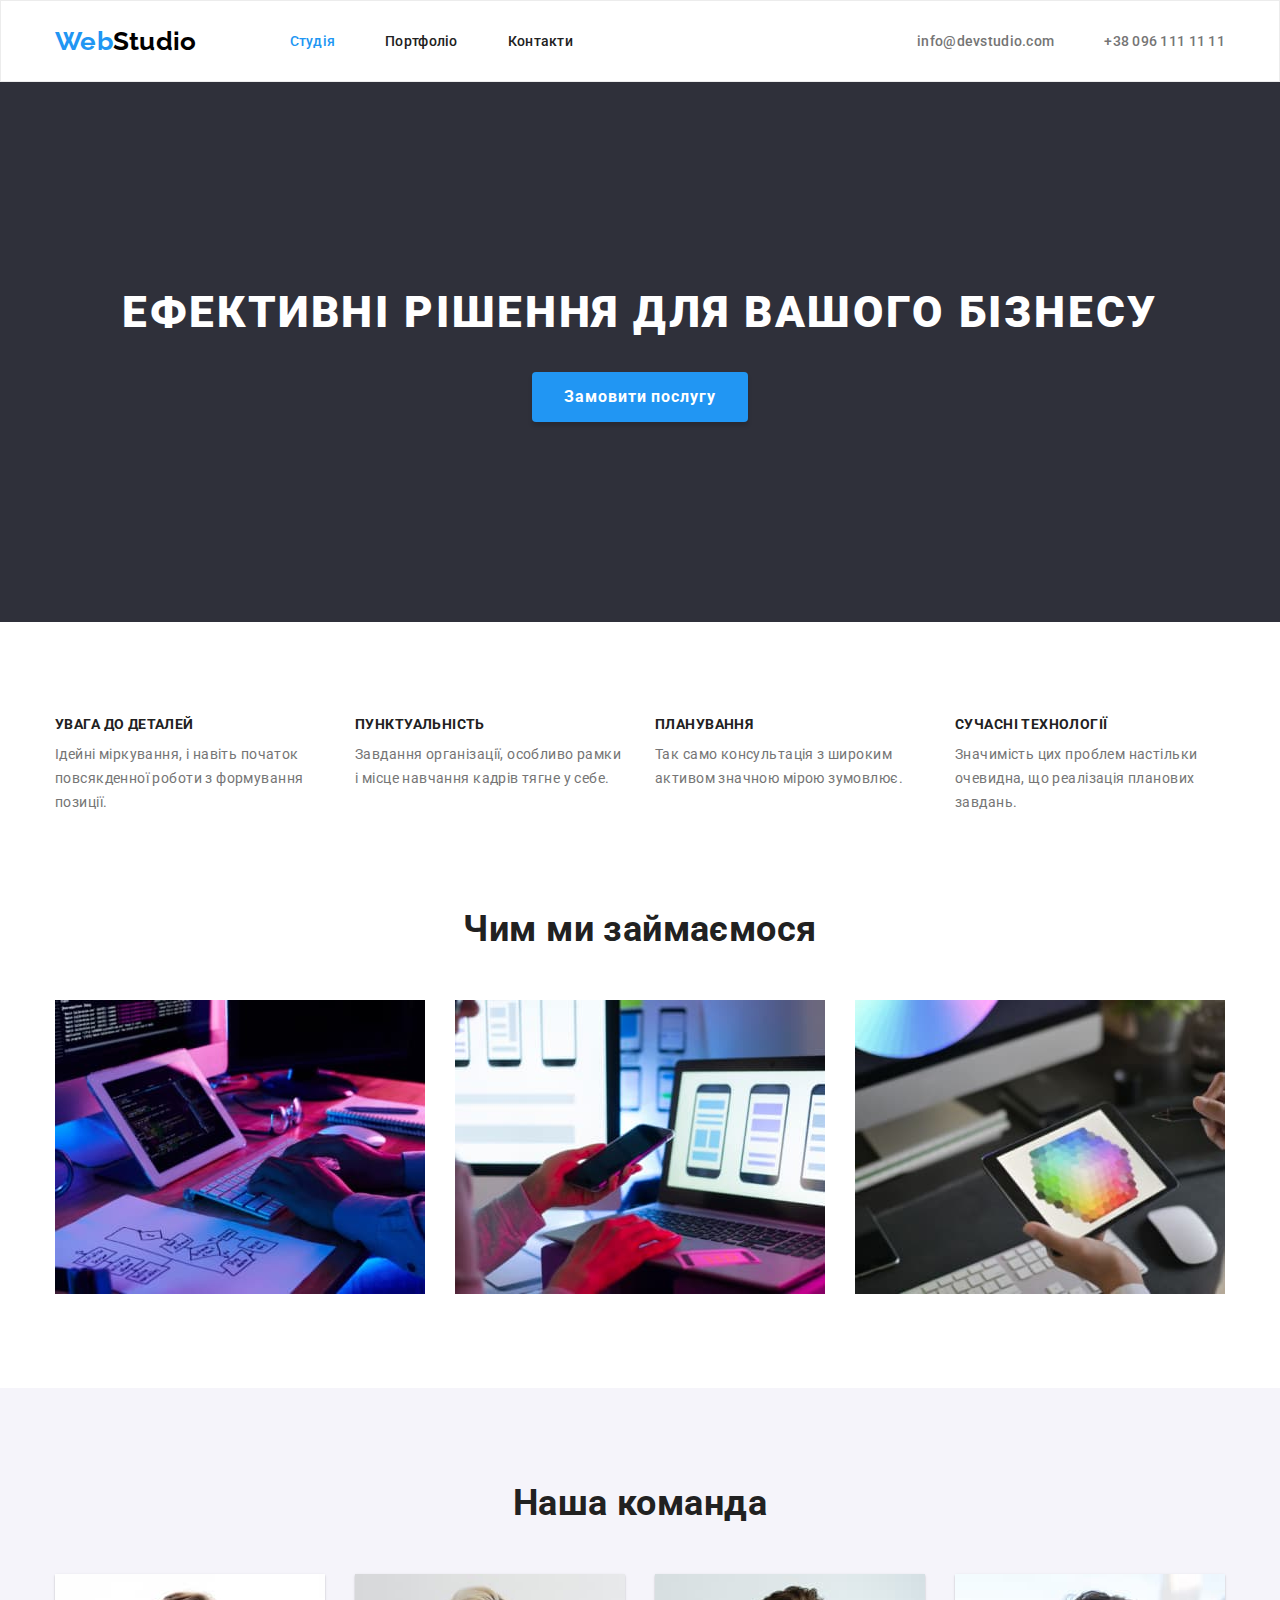
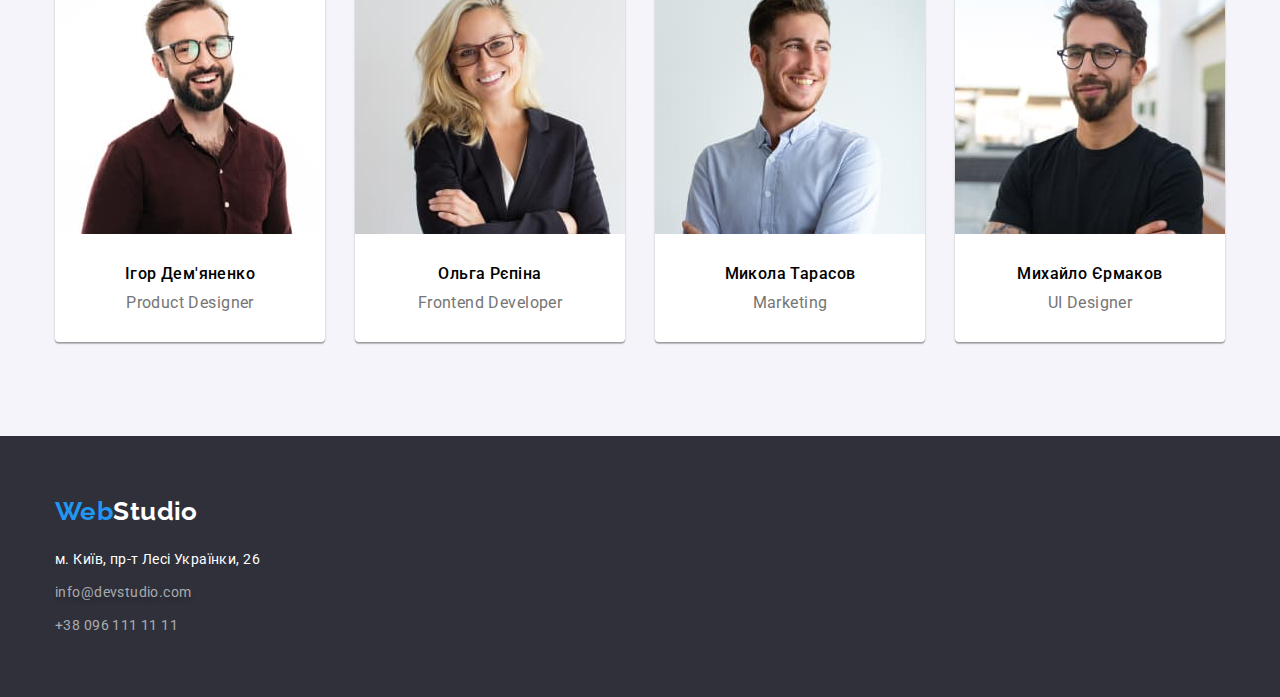
<file: index.html>
<!DOCTYPE html>
<html lang="uk">
  <head>
    <meta charset="UTF-8">
    <meta http-equiv="X-UA-Compatible" content="IE=edge">
    <meta name="viewport" content="width=device-width, initial-scale=1.0">
    <title>WebStudio</title>
    <link rel="preconnect" href="https://fonts.googleapis.com">
    <link rel="preconnect" href="https://fonts.gstatic.com" crossorigin>
    <link
      href="https://fonts.googleapis.com/css2?family=Raleway:wght@700&family=Roboto:wght@400;500;700;900&display=swap"
      rel="stylesheet">
    <link
      rel="stylesheet"
      href="https://cdnjs.cloudflare.com/ajax/libs/modern-normalize/1.1.0/modern-normalize.min.css">
    <link rel="stylesheet" href="./css/styles.css">
  </head>
  <body>
    <header class="page-header">
      <div class="container main-nav">
        <nav class="main-nav">
          <a href="#" class="logo link logo-link" lang="en"
            >Web<span class="logo-part-header">Studio</span></a>
          <ul class="site-nav list">
            <li class="item"><a href="#" class="link current">Студія</a></li>
            <li class="item">
              <a href="./portfolio.html" class="link">Портфоліо</a>
            </li>
            <li class="item"><a href="#" class="link">Контакти</a></li>
          </ul>
        </nav>
        <ul class="contacts-list list">
          <li class="item">
            <a href="mailto:info@devstudio.com" lang="en" class="link"
              >info@devstudio.com</a
            >
          </li>
          <li class="item">
            <a href="tel:+380961111111" class="link">+38 096 111 11 11</a>
          </li>
        </ul>
      </div>
    </header>
    <main>
      <section class="hero section">
        <div class="container centered">
          <h1 class="main-title">Ефективні рішення для вашого бізнесу</h1>
          <button type="button" class="btn-studio btn">Замовити послугу</button>
        </div>
      </section>
      <section class="features section">
        <div class="container">
          <h2 class="hiden">Особливості</h2>
          <ul class="features-list list">
            <li class="item">
              <h3 class="features-list-header">Увага до деталей</h3>
              <p class="features-list-description">
                Ідейні міркування, і навіть початок повсякденної роботи з
                формування позиції.
              </p>
            </li>
            <li class="item">
              <h3 class="features-list-header">Пунктуальність</h3>
              <p class="features-list-description">
                Завдання організації, особливо рамки і місце навчання кадрів
                тягне у себе.
              </p>
            </li>
            <li class="item">
              <h3 class="features-list-header">Планування</h3>
              <p class="features-list-description">
                Так само консультація з широким активом значною мірою зумовлює.
              </p>
            </li>
            <li class="item">
              <h3 class="features-list-header">Сучасні технології</h3>
              <p class="features-list-description">
                Значимість цих проблем настільки очевидна, що реалізація
                планових завдань.
              </p>
            </li>
          </ul>
        </div>
      </section>
      <section class="works section">
        <div class="container">
        <h2 class="section-title">Чим ми займаємося</h2>        
          <ul class="works-list list">
            <li class="item">
              <img src="./images/box1.jpg" alt="комп'ютер" width="370">
            </li>
            <li class="item">
              <img src="./images/box2.jpg" alt="ноутбук" width="370">
            </li>
            <li class="item">
              <img src="./images/box3.jpg" alt="айпад" width="370">
            </li>
          </ul>
        </div>
      </section>
      <section class="team section">
        <div class="container">
        <h2 class="section-title">Наша команда</h2>        
          <ul class="team-list list">
            <li class="item">
              <img
                src="./images/img1.jpg"
                alt="Життєрадісний чоловік"
                width="270">
              <h3 class="team-list-header">Ігор Дем'яненко</h3>
              <p class="team-list-description" lang="en">Product Designer</p>
            </li>
            <li class="item">
              <img src="./images/img2.jpg" alt="Мила білявка" width="270">
              <h3 class="team-list-header">Ольга Рєпіна</h3>
              <p class="team-list-description" lang="en">Frontend Developer</p>
            </li>
            <li class="item">
              <img src="./images/img3.jpg" alt="Молодий чоловік" width="270">
              <h3 class="team-list-header">Микола Тарасов</h3>
              <p class="team-list-description" lang="en">Marketing</p>
            </li>
            <li class="item">
              <img
                src="./images/img4.jpg"
                alt="Чоловік в окулярах"
                width="270">
              <h3 class="team-list-header">Михайло Єрмаков</h3>
              <p class="team-list-description" lang="en">UI Designer</p>
            </li>
          </ul>
        </div>
      </section>
    </main>
    <footer class="footer">
      <div class="container">
        <a href="#" class="logo foot link" lang="en"
          >Web<span class="logo-part-footer">Studio</span></a>
        <address>
          <ul class="address-list list">
            <li class="item">
              <a
                href="https://www.google.com/maps/d/embed?mid=10uSM3H-mIU3GznYo2szRIEphczw&hl=en_US&ehbc=2E312F"
                target="_blank"
                rel="noopener noreferrer nofollow"
                class="address-link link"
                >м. Київ, пр-т Лесі Українки, 26</a>
            </li>
            <li class="item">
              <a
                href="mailto:info@devstudio.com"
                lang="en"
                class="footer-mail link"
                >info@devstudio.com</a>
            </li>
            <li class="item">
              <a href="tel:+380961111111" class="footer-phone link"
                >+38 096 111 11 11</a>
            </li>
          </ul>
        </address>
      </div>
    </footer>
  </body>
</html>
</file>
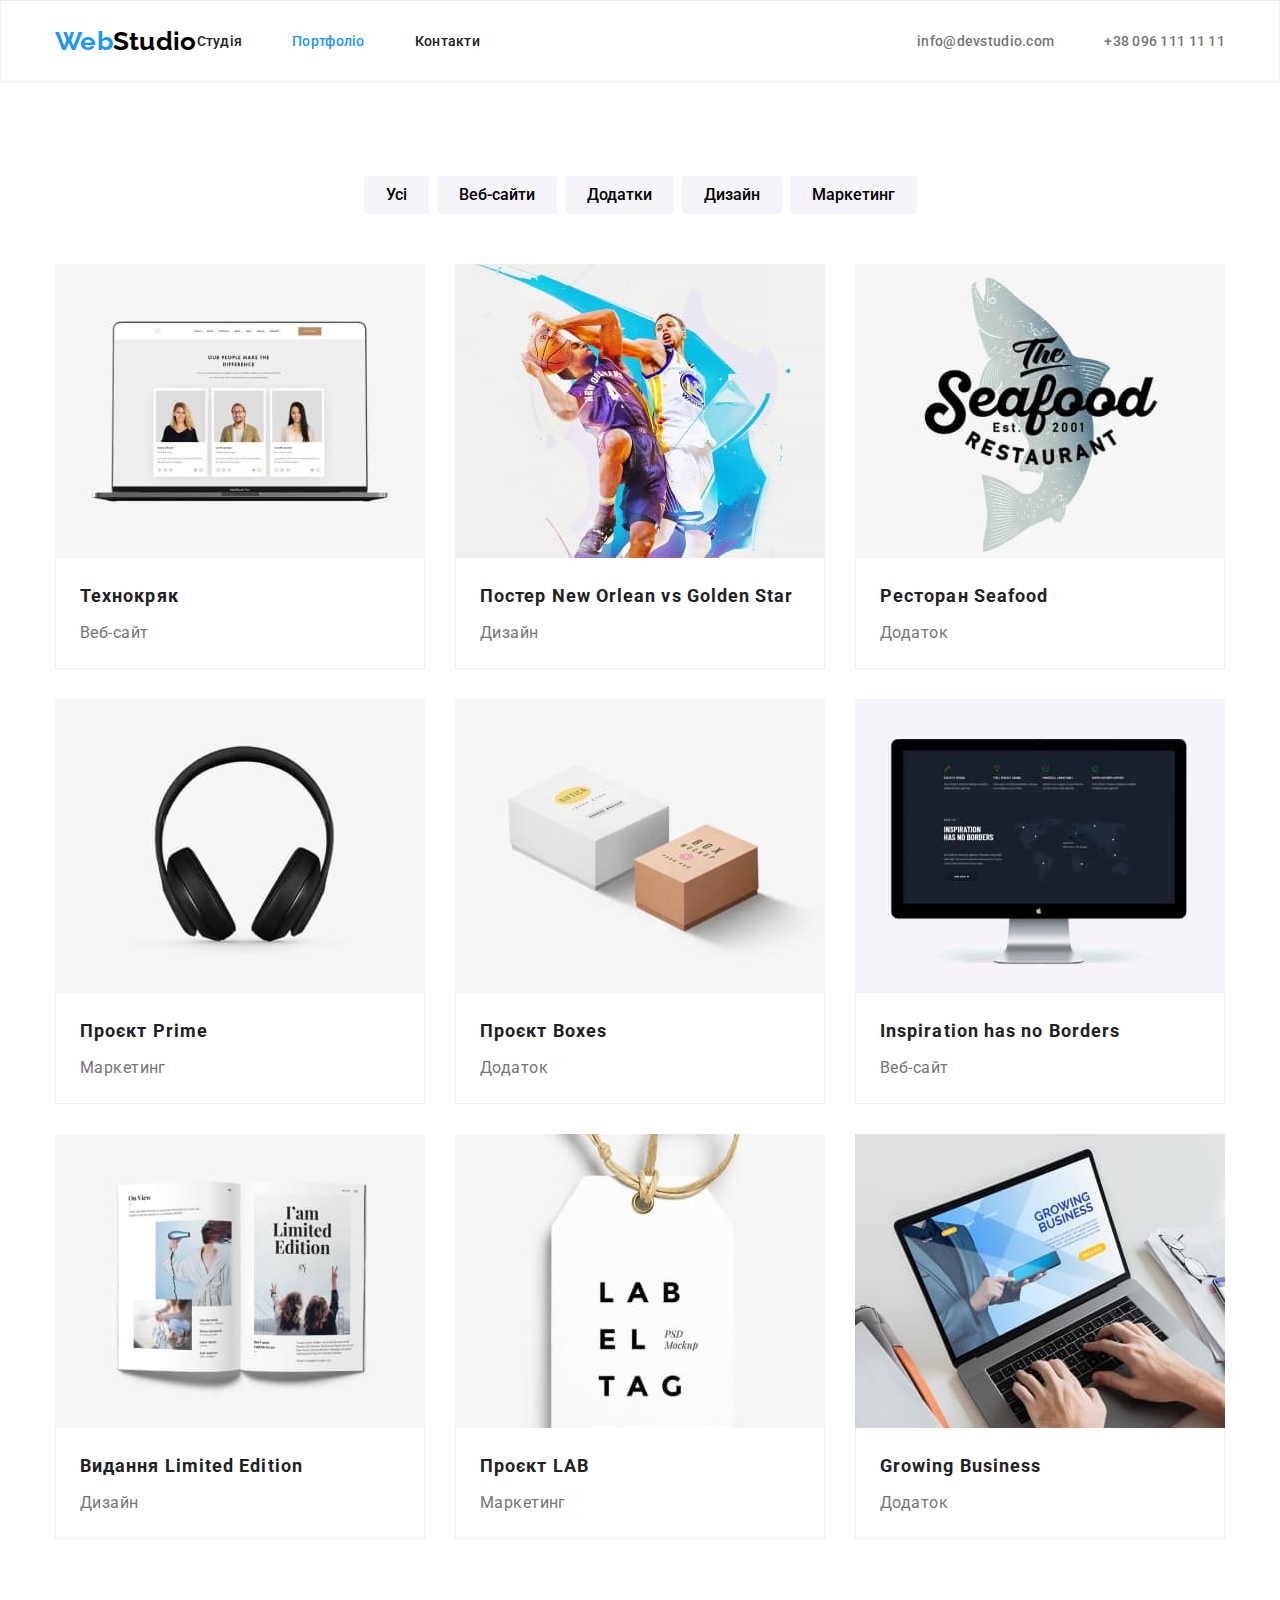
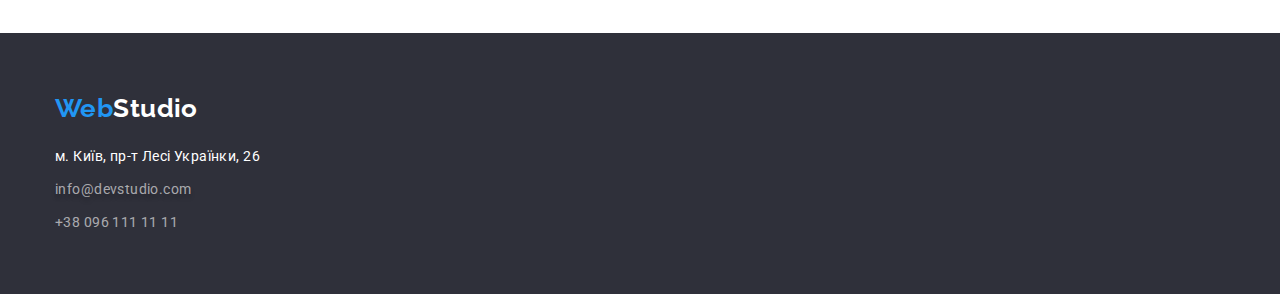
<file: portfolio.html>
<!DOCTYPE html>
<html lang="uk">
  <head>
    <meta charset="UTF-8">
    <meta http-equiv="X-UA-Compatible" content="IE=edge">
    <meta name="viewport" content="width=device-width, initial-scale=1.0">
    <title>Portfolio</title>
    <link rel="preconnect" href="https://fonts.googleapis.com">
    <link rel="preconnect" href="https://fonts.gstatic.com" crossorigin>
    <link
      href="https://fonts.googleapis.com/css2?family=Raleway:wght@700&family=Roboto:wght@400;500;700&display=swap"
      rel="stylesheet">
    <link
      rel="stylesheet"
      href="https://cdnjs.cloudflare.com/ajax/libs/modern-normalize/1.1.0/modern-normalize.min.css">
    <link rel="stylesheet" href="./css/styles.css">
  </head>
  <body>
    <header class="page-header">
      <div class="container main-nav">
        <nav class="main-nav">
          <a href="./index.html" class="logo link" lang="en"
            >Web<span class="logo-part-header">Studio</span></a>
          <ul class="site-nav list">
            <li class="item"><a href="./index.html" class="link">Студія</a></li>
            <li class="item"><a href="#" class="link current">Портфоліо</a></li>
            <li class="item"><a href="#" class="link">Контакти</a></li>
          </ul>
        </nav>
        <ul class="contacts-list list">
          <li class="item">
            <a href="mailto:info@devstudio.com" lang="en" class="link"
              >info@devstudio.com</a>
          </li>
          <li class="item">
            <a href="tel:+380961111111" class="link">+38 096 111 11 11</a>
          </li>
        </ul>
      </div>
    </header>
    <main>
      <section class="portfolio-projects section">        
        <div class="container">
          <h1 class="hiden">Наші проєкти</h1>
          <ul class="portfolio-btn-list list">
            <li class="item"><button type="button" class="btn">Усі</button></li>
            <li class="item">
              <button type="button" class="btn">Веб-сайти</button>
            </li>
            <li class="item">
              <button type="button" class="btn">Додатки</button>
            </li>
            <li class="item">
              <button type="button" class="btn">Дизайн</button>
            </li>
            <li class="item">
              <button type="button" class="btn">Маркетинг</button>
            </li>
          </ul>
          <ul class="portfolio-projects-list list">
            <li class="item">
              <img
                src="./images/img22.jpg"
                alt="Сайт на ноутбуці"
                width="370">
              <div class="border-div">
                <h2 class="portfolio-projects-list-header">Технокряк</h2>
                <p class="portfolio-projects-list-description">Веб-сайт</p>
              </div>
            </li>
            <li class="item">
              <img
                src="./images/img23.jpg"
                alt="Постер баскетболістів"
                width="370">
              <div class="border-div">
                <h2 class="portfolio-projects-list-header">
                  Постер New Orlean vs Golden Star
                </h2>
                <p class="portfolio-projects-list-description">Дизайн</p>
              </div>
            </li>
            <li class="item">
              <img
                src="./images/img24.jpg"
                alt="Логотип ресторану (риба)"
                width="370">

              <div class="border-div">
                <h2 class="portfolio-projects-list-header">Ресторан Seafood</h2>
                <p class="portfolio-projects-list-description">Додаток</p>
              </div>
            </li>
            <li class="item">
              <img
                src="./images/img25.jpg"
                alt="Музичний проєкт (навушники)"
                width="370">
              <div class="border-div">
                <h2 class="portfolio-projects-list-header">Проєкт Prime</h2>
                <p class="portfolio-projects-list-description">Маркетинг</p>
              </div>
            </li>
            <li class="item">
              <img
                src="./images/img26.jpg"
                alt="Додаток (коробки)"
                width="370">

              <div class="border-div">
                <h2 class="portfolio-projects-list-header">Проєкт Boxes</h2>
                <p class="portfolio-projects-list-description">Додаток</p>
              </div>
            </li>
            <li class="item">
              <img
                src="./images/img27.jpg"
                alt="Сайт на моніторі"
                width="370">
              <div class="border-div">
                <h2 class="portfolio-projects-list-header">
                  Inspiration has no Borders
                </h2>
                <p class="portfolio-projects-list-description">Веб-сайт</p>
              </div>
            </li>
            <li class="item">
              <img src="./images/img28.jpg" alt="Книга з видання" width="370">
              <div class="border-div">
                <h2 class="portfolio-projects-list-header">
                  Видання Limited Edition
                </h2>
                <p class="portfolio-projects-list-description">Дизайн</p>
              </div>
            </li>
            <li class="item">
              <img src="./images/img29.jpg" alt="Логотип проєкту" width="370">

              <div class="border-div">
                <h2 class="portfolio-projects-list-header">Проєкт LAB</h2>
                <p class="portfolio-projects-list-description">Маркетинг</p>
              </div>
            </li>
            <li class="item">
              <img
                src="./images/img30.jpg"
                alt="Сайт додатку на ноутбуці"
                width="370">
              <div class="border-div">
                <h2 class="portfolio-projects-list-header">Growing Business</h2>
                <p class="portfolio-projects-list-description">Додаток</p>
              </div>
            </li>
          </ul>
        </div>
      </section>
    </main>
    <footer class="footer">
      <div class="container">
        <a href="./index.html" class="logo foot link" lang="en"
          >Web<span class="logo-part-footer">Studio</span></a>
        <address>
          <ul class="address-list list">
            <li class="item">
              <a
                href="https://www.google.com/maps/d/embed?mid=10uSM3H-mIU3GznYo2szRIEphczw&hl=en_US&ehbc=2E312F"
                target="_blank"
                rel="noopener noreferrer nofollow"
                class="address-link link"
                >м. Київ, пр-т Лесі Українки, 26</a>
            </li>
            <li class="item">
              <a
                href="mailto:info@devstudio.com"
                lang="en"
                class="footer-mail link"
                >info@devstudio.com</a>
            </li>
            <li class="item">
              <a href="tel:+380961111111" class="footer-phone link"
                >+38 096 111 11 11</a>
            </li>
          </ul>
        </address>
      </div>
    </footer>
  </body>
</html>
</file>
<file: css/styles.css>
/* палітра кольорів */
:root {
  --main-grey-color: #757575;
  --black-color: #212121;
  --blue-color: #2196f3;
  --bg-color-dark: #2f303a;
  --bg-color-light: #f5f4fa;
}

/* приховані елементи */
.hiden {
  position: absolute;
  white-space: nowrap;
  width: 1px;
  height: 1px;
  overflow: hidden;
  border: 0;
  padding: 0;
  clip: rect(0 0 0 0);
  clip-path: inset(50%);
  margin: -1px;
}

/* основні стилі */
body {
  font-family: "Roboto", sans-serif;
  font-size: 14px;
  letter-spacing: 0.03em;
}
/* кнопка */
.btn {
  border-radius: 4px;
  padding: 0;
  border: transparent;
  font-size: 16px;
  cursor: pointer;
}
.btn:hover,
.btn:focus {
    background: #188ce8;
}

.list {
  margin: 0;
  padding: 0;
  list-style: none;
}

.link {
  text-decoration: none;
}

.section-title {
  margin-top: 0;
  margin-bottom: 50px;
  font-weight: 700;
  font-size: 36px;
  line-height: calc(42 / 36);
  text-align: center;
  color: var(--black-color);
}

.container {
  margin: 0 auto;
  padding-left: 15px;
  padding-right: 15px;
  width: 1200px;
}

.container.centered {
  text-align: center;
}

/* хедер головна */
.page-header {
  font-weight: 500;
  line-height: calc(16 / 14);
  letter-spacing: 0.02em;
  border: 1px solid #ececec;
}

.main-nav {
  display: flex;
  align-items: center;
}

/* лого */
.logo {
  font-family: "Raleway";
  font-weight: 700;
  font-size: 26px;
  line-height: calc(31 / 26);
  color: var(--blue-color);
}
.logo-link{
  margin-right: 93px;}

.logo-part-header {
  color: #000000;
}

.site-nav {
  display: flex;
}

.site-nav .item:not(:last-child),
.contacts-list .item:not(:last-child) {
  margin-right: 50px;
}

.site-nav .link {
  display: block;
  padding-top: 32px;
  padding-bottom: 32px;
  color: var(--black-color);
}

/* поточна сторінка */
.site-nav .current {
  color: var(--blue-color);
}

.site-nav .link:hover,
.site-nav .link:focus,
.contacts-list .link:hover,
.contacts-list .link:focus {
  color: var(--blue-color);
}

.contacts-list {
  display: flex;
  margin-left: auto;
}

.contacts-list .item {
  display: block;
}

.contacts-list .link {
  color: var(--main-grey-color);
}

/* сторінка studio */
/* hero section */
.hero {
  padding-top: 200px;
  padding-bottom: 200px;
  background-color: var(--bg-color-dark);
}

.main-title {
  margin-top: 0;
  margin-bottom: 0;
  width: 696;

  font-weight: 900;
  font-size: 44px;
  line-height: calc(60 / 44);
  letter-spacing: 0.06em;
  text-transform: uppercase;
  color: #ffffff;
  text-align: center;
}

.btn-studio {
  margin-top: 30px;

  padding: 10px 32px;

  font-weight: 700;
  line-height: calc(30 / 16);
  letter-spacing: 0.06em;

  color: #ffffff;
  background: var(--blue-color);
  box-shadow: 0px 4px 4px rgba(0, 0, 0, 0.15);
}

.btn-studio:hover,
.btn-studio:focus {
  background: #188ce8;
}

/* features section */
.features {
  padding-top: 94px;
  padding-bottom: 94px;
}

.features-list {
  display: flex;
  flex-wrap: wrap;
}

.features-list > .item {
  width: calc((100% - 30px * 3) / 4);
}

.features-list > .item:not(:nth-child(4n)) {
  margin-right: 30px;
}

.features-list-header {
  margin-top: 0;
  margin-bottom: 10px;
  font-weight: 700;
  font-size: 14px;
  line-height: 16px;
  text-transform: uppercase;
  color: var(--black-color);
}

.features-list-description {
  margin-top: 0;
  margin-bottom: 0;

  line-height: calc(24 / 14);
  color: var(--main-grey-color);
}

/* секція works */
.works {
  padding-bottom: 94px;
}

.works-list {
  display: flex;
  flex-wrap: wrap;
}

.works-list > .item {
  line-height: 0;
}

.works-list > .item:not(:nth-child(3n)) {
  margin-right: 30px;
}

/* наша команда section */
.team.section {
  padding-top: 94px;
  padding-bottom: 94px;
  background-color: var(--bg-color-light);
}

.team-list {
  display: flex;
  flex-wrap: wrap;
}

.team-list > .item {
  width: 270px;
  line-height: 0;
  background: #ffffff;
  box-shadow: 0px 1px 3px rgba(0, 0, 0, 0.12), 0px 1px 1px rgba(0, 0, 0, 0.14),
    0px 2px 1px rgba(0, 0, 0, 0.2);
  border-radius: 0px 0px 4px 4px;
}

.team-list > .item:not(:nth-child(4n)) {
  margin-right: 30px;
}

.team-list-header {
  margin-top: 30px;
  margin-bottom: 0;
  text-align: center;
  font-weight: 500;
  font-size: 16px;
  line-height: calc(19 / 16);
}

.team-list-description {
  margin-top: 10px;
  margin-bottom: 30px;
  text-align: center;
  font-weight: 400;
  font-size: 16px;
  line-height: calc(19 / 16);
  color: var(--main-grey-color);
}

/* сторінка portfolio */
/* секція проєкти */
.portfolio-projects {
  padding-top: 94px;
  padding-bottom: 94px;
}

.portfolio-btn-list {
  margin-bottom: 50px;
  display: flex;
  justify-content: center;
}

.portfolio-btn-list > .item:not(:last-child) {
  margin-right: 8px;
}

.portfolio-btn-list .btn {
  padding: 6px 22px;
  font-weight: 500;
  line-height: calc(26 / 16);
  text-align: center;
  background-color: var(--bg-color-light);
}

.portfolio-btn-list .btn:hover,
.portfolio-btn-list .btn:focus {
  background-color: var(--blue-color);
  color: #ffffff;
}

.portfolio-projects-list {
  display: flex;
  flex-wrap: wrap;
}

.portfolio-projects-list > .item {
  line-height: 0;
}

.portfolio-projects-list > .item:not(:nth-child(3n)) {
  margin-right: 30px;
}

.portfolio-projects-list > .item:not(:nth-last-child(-n + 3)) {
  margin-bottom: 30px;
}

.border-div {
  margin-bottom: 0;
  border: 1px solid #eeeeee;
  border-top: none;
}

.portfolio-projects-list-header {
  margin-top: 0;
  margin-bottom: 0;
  padding-top: 20px;
  margin-left: 24px;
  font-weight: 700;
  font-size: 18px;
  line-height: calc(36 / 18);
  letter-spacing: 0.06em;
  color: var(--black-color);
}

.portfolio-projects-list-description {
  margin-top: 4px;
  margin-bottom: 20px;
  margin-left: 24px;
  font-size: 16px;
  line-height: calc(30 / 16);
  color: var(--main-grey-color);
}

/* footer*/
.footer {
  padding-top: 60px;
  padding-bottom: 60px;
  background-color: var(--bg-color-dark);
}

.logo.foot {
  display: block;
  margin-bottom: 20px;
}

.logo-part-footer {
  color: #fff;
}

.address-list {
  font-style: normal;
  line-height: calc(24 / 14);
}

.address-list > .item:not(:last-child) {
  margin-bottom: 9px;
}

.address-list .link {
  color: rgba(255, 255, 255, 0.6);
}

.address-list .footer-mail {
  text-shadow: 0px 4px 4px rgba(0, 0, 0, 0.25);
}

.address-list .address-link {
  color: #ffffff;
}
</file>
